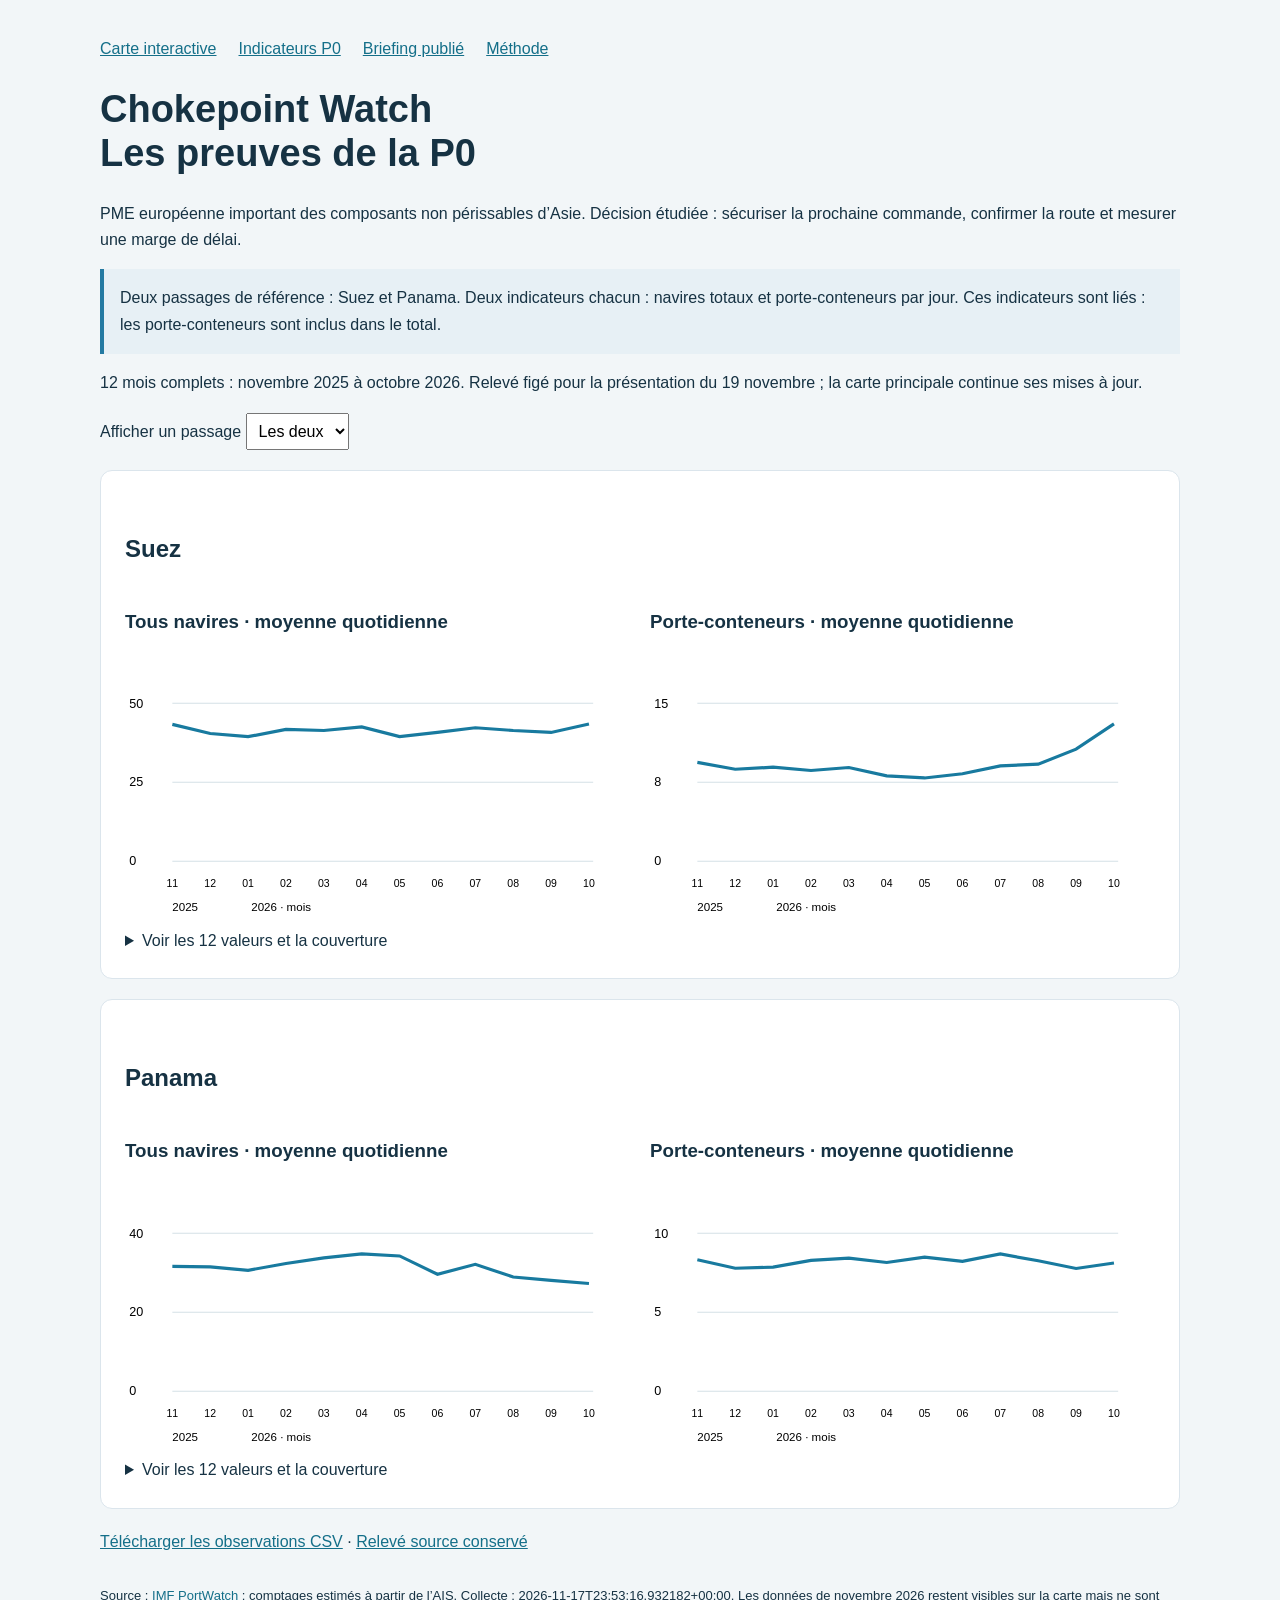
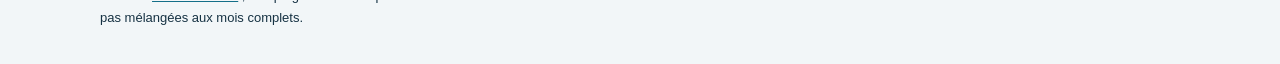
<file: p0/index.html>
<!doctype html><html lang="fr"><meta charset="utf-8"><meta name="viewport" content="width=device-width,initial-scale=1"><title>P0 · Chokepoint Watch</title><style>body{font:16px/1.65 Arial,sans-serif;color:#163243;background:#f2f6f8;margin:0}main{max-width:1080px;margin:auto;padding:36px}h1{font-size:38px;line-height:1.15}h2{font-size:24px;margin-top:34px}a{color:#146f89}nav{display:flex;gap:22px;flex-wrap:wrap}.note{background:#e7f0f5;padding:16px;border-left:4px solid #247aa2}article{background:white;padding:24px;margin:20px 0;border:1px solid #dbe5ec;border-radius:12px}table{border-collapse:collapse;width:100%;font-size:14px}td,th{padding:8px;text-align:left;border-bottom:1px solid #dbe5ec}.charts{display:grid;grid-template-columns:1fr 1fr;gap:20px}svg{width:100%;height:auto}button,select{font:inherit;padding:8px}small{color:#567080}footer{margin-top:30px;font-size:13px}@media(max-width:700px){main{padding:18px}.charts{grid-template-columns:1fr}}@media print{body{background:white;font-size:10pt}main{padding:0;max-width:none}nav,button{display:none}h1{font-size:22pt}h2{font-size:14pt;margin-top:16px}article{padding:10px;margin:10px 0;border:0}.note{padding:8px}footer{font-size:8pt}}</style><main><nav><a href="../">Carte interactive</a><a href="index.html">Indicateurs P0</a><a href="briefing.html">Briefing publié</a><a href="methode.html">Méthode</a></nav><h1>Chokepoint Watch<br>Les preuves de la P0</h1><p>PME européenne important des composants non périssables d’Asie. Décision étudiée : sécuriser la prochaine commande, confirmer la route et mesurer une marge de délai.</p><p class="note">Deux passages de référence : Suez et Panama. Deux indicateurs chacun : navires totaux et porte-conteneurs par jour. Ces indicateurs sont liés : les porte-conteneurs sont inclus dans le total.</p><p>12 mois complets : novembre 2025 à octobre 2026. Relevé figé pour la présentation du 19 novembre ; la carte principale continue ses mises à jour.</p><label>Afficher un passage <select id="passage"><option value="all">Les deux</option><option value="suez">Suez</option><option value="panama">Panama</option></select></label><article data-passage="suez"><h2>Suez</h2><div class="charts"><div><h3>Tous navires · moyenne quotidienne</h3><svg viewBox="0 0 480 250" role="img" aria-label="Tous navires · moyenne quotidienne de novembre 2025 à octobre 2026"><line x1="45" y1="195" x2="445" y2="195" stroke="#d4e0e6"/><text x="4" y="199" font-size="12">0</text><line x1="45" y1="120" x2="445" y2="120" stroke="#d4e0e6"/><text x="4" y="124" font-size="12">25</text><line x1="45" y1="45" x2="445" y2="45" stroke="#d4e0e6"/><text x="4" y="49" font-size="12">50</text><polyline fill="none" stroke="#187a9f" stroke-width="3" points="45,64.96 81,73.65 117,76.68 153,69.74 189,70.82 225,67.39 261,76.58 297,72.64 333,68.18 369,70.82 405,72.64 441,64.57"/><text x="45" y="220" text-anchor="middle" font-size="10">11</text><text x="81" y="220" text-anchor="middle" font-size="10">12</text><text x="117" y="220" text-anchor="middle" font-size="10">01</text><text x="153" y="220" text-anchor="middle" font-size="10">02</text><text x="189" y="220" text-anchor="middle" font-size="10">03</text><text x="225" y="220" text-anchor="middle" font-size="10">04</text><text x="261" y="220" text-anchor="middle" font-size="10">05</text><text x="297" y="220" text-anchor="middle" font-size="10">06</text><text x="333" y="220" text-anchor="middle" font-size="10">07</text><text x="369" y="220" text-anchor="middle" font-size="10">08</text><text x="405" y="220" text-anchor="middle" font-size="10">09</text><text x="441" y="220" text-anchor="middle" font-size="10">10</text><text x="45" y="242" font-size="11">2025</text><text x="120" y="242" font-size="11">2026 · mois</text></svg></div><div><h3>Porte-conteneurs · moyenne quotidienne</h3><svg viewBox="0 0 480 250" role="img" aria-label="Porte-conteneurs · moyenne quotidienne de novembre 2025 à octobre 2026"><line x1="45" y1="195" x2="445" y2="195" stroke="#d4e0e6"/><text x="4" y="199" font-size="12">0</text><line x1="45" y1="120" x2="445" y2="120" stroke="#d4e0e6"/><text x="4" y="124" font-size="12">8</text><line x1="45" y1="45" x2="445" y2="45" stroke="#d4e0e6"/><text x="4" y="49" font-size="12">15</text><polyline fill="none" stroke="#187a9f" stroke-width="3" points="45,101.08 81,107.62 117,105.70 153,108.85 189,106.02 225,113.93 261,115.91 297,111.96 333,104.43 369,102.83 405,88.56 441,64.57"/><text x="45" y="220" text-anchor="middle" font-size="10">11</text><text x="81" y="220" text-anchor="middle" font-size="10">12</text><text x="117" y="220" text-anchor="middle" font-size="10">01</text><text x="153" y="220" text-anchor="middle" font-size="10">02</text><text x="189" y="220" text-anchor="middle" font-size="10">03</text><text x="225" y="220" text-anchor="middle" font-size="10">04</text><text x="261" y="220" text-anchor="middle" font-size="10">05</text><text x="297" y="220" text-anchor="middle" font-size="10">06</text><text x="333" y="220" text-anchor="middle" font-size="10">07</text><text x="369" y="220" text-anchor="middle" font-size="10">08</text><text x="405" y="220" text-anchor="middle" font-size="10">09</text><text x="441" y="220" text-anchor="middle" font-size="10">10</text><text x="45" y="242" font-size="11">2025</text><text x="120" y="242" font-size="11">2026 · mois</text></svg></div></div><details><summary>Voir les 12 valeurs et la couverture</summary><table><tr><th>Mois</th><th>Jours observés</th><th>Navires/j</th><th>Porte-conteneurs/j</th></tr><tr><td>2025-11</td><td>30</td><td>42.93</td><td>9.50</td></tr><tr><td>2025-12</td><td>31</td><td>40.06</td><td>8.84</td></tr><tr><td>2026-01</td><td>31</td><td>39.06</td><td>9.03</td></tr><tr><td>2026-02</td><td>28</td><td>41.36</td><td>8.71</td></tr><tr><td>2026-03</td><td>31</td><td>41.00</td><td>9.00</td></tr><tr><td>2026-04</td><td>30</td><td>42.13</td><td>8.20</td></tr><tr><td>2026-05</td><td>31</td><td>39.10</td><td>8.00</td></tr><tr><td>2026-06</td><td>30</td><td>40.40</td><td>8.40</td></tr><tr><td>2026-07</td><td>31</td><td>41.87</td><td>9.16</td></tr><tr><td>2026-08</td><td>31</td><td>41.00</td><td>9.32</td></tr><tr><td>2026-09</td><td>30</td><td>40.40</td><td>10.77</td></tr><tr><td>2026-10</td><td>31</td><td>43.06</td><td>13.19</td></tr></table></details></article><article data-passage="panama"><h2>Panama</h2><div class="charts"><div><h3>Tous navires · moyenne quotidienne</h3><svg viewBox="0 0 480 250" role="img" aria-label="Tous navires · moyenne quotidienne de novembre 2025 à octobre 2026"><line x1="45" y1="195" x2="445" y2="195" stroke="#d4e0e6"/><text x="4" y="199" font-size="12">0</text><line x1="45" y1="120" x2="445" y2="120" stroke="#d4e0e6"/><text x="4" y="124" font-size="12">20</text><line x1="45" y1="45" x2="445" y2="45" stroke="#d4e0e6"/><text x="4" y="49" font-size="12">40</text><polyline fill="none" stroke="#187a9f" stroke-width="3" points="45,76.42 81,76.87 117,80.13 153,73.70 189,68.29 225,64.57 261,66.48 297,83.91 333,74.45 369,86.53 405,89.65 441,92.69"/><text x="45" y="220" text-anchor="middle" font-size="10">11</text><text x="81" y="220" text-anchor="middle" font-size="10">12</text><text x="117" y="220" text-anchor="middle" font-size="10">01</text><text x="153" y="220" text-anchor="middle" font-size="10">02</text><text x="189" y="220" text-anchor="middle" font-size="10">03</text><text x="225" y="220" text-anchor="middle" font-size="10">04</text><text x="261" y="220" text-anchor="middle" font-size="10">05</text><text x="297" y="220" text-anchor="middle" font-size="10">06</text><text x="333" y="220" text-anchor="middle" font-size="10">07</text><text x="369" y="220" text-anchor="middle" font-size="10">08</text><text x="405" y="220" text-anchor="middle" font-size="10">09</text><text x="441" y="220" text-anchor="middle" font-size="10">10</text><text x="45" y="242" font-size="11">2025</text><text x="120" y="242" font-size="11">2026 · mois</text></svg></div><div><h3>Porte-conteneurs · moyenne quotidienne</h3><svg viewBox="0 0 480 250" role="img" aria-label="Porte-conteneurs · moyenne quotidienne de novembre 2025 à octobre 2026"><line x1="45" y1="195" x2="445" y2="195" stroke="#d4e0e6"/><text x="4" y="199" font-size="12">0</text><line x1="45" y1="120" x2="445" y2="120" stroke="#d4e0e6"/><text x="4" y="124" font-size="12">5</text><line x1="45" y1="45" x2="445" y2="45" stroke="#d4e0e6"/><text x="4" y="49" font-size="12">10</text><polyline fill="none" stroke="#187a9f" stroke-width="3" points="45,70.10 81,78.16 117,77.16 153,70.66 189,68.59 225,72.71 261,67.59 297,71.67 333,64.57 369,71.11 405,78.43 441,73.13"/><text x="45" y="220" text-anchor="middle" font-size="10">11</text><text x="81" y="220" text-anchor="middle" font-size="10">12</text><text x="117" y="220" text-anchor="middle" font-size="10">01</text><text x="153" y="220" text-anchor="middle" font-size="10">02</text><text x="189" y="220" text-anchor="middle" font-size="10">03</text><text x="225" y="220" text-anchor="middle" font-size="10">04</text><text x="261" y="220" text-anchor="middle" font-size="10">05</text><text x="297" y="220" text-anchor="middle" font-size="10">06</text><text x="333" y="220" text-anchor="middle" font-size="10">07</text><text x="369" y="220" text-anchor="middle" font-size="10">08</text><text x="405" y="220" text-anchor="middle" font-size="10">09</text><text x="441" y="220" text-anchor="middle" font-size="10">10</text><text x="45" y="242" font-size="11">2025</text><text x="120" y="242" font-size="11">2026 · mois</text></svg></div></div><details><summary>Voir les 12 valeurs et la couverture</summary><table><tr><th>Mois</th><th>Jours observés</th><th>Navires/j</th><th>Porte-conteneurs/j</th></tr><tr><td>2025-11</td><td>30</td><td>31.67</td><td>8.00</td></tr><tr><td>2025-12</td><td>31</td><td>31.55</td><td>7.48</td></tr><tr><td>2026-01</td><td>31</td><td>30.68</td><td>7.55</td></tr><tr><td>2026-02</td><td>28</td><td>32.39</td><td>7.96</td></tr><tr><td>2026-03</td><td>31</td><td>33.84</td><td>8.10</td></tr><tr><td>2026-04</td><td>30</td><td>34.83</td><td>7.83</td></tr><tr><td>2026-05</td><td>31</td><td>34.32</td><td>8.16</td></tr><tr><td>2026-06</td><td>30</td><td>29.67</td><td>7.90</td></tr><tr><td>2026-07</td><td>31</td><td>32.19</td><td>8.35</td></tr><tr><td>2026-08</td><td>31</td><td>28.97</td><td>7.94</td></tr><tr><td>2026-09</td><td>30</td><td>28.13</td><td>7.47</td></tr><tr><td>2026-10</td><td>31</td><td>27.32</td><td>7.81</td></tr></table></details></article><p><a href="observations.csv" download>Télécharger les observations CSV</a> · <a href="snapshot.json">Relevé source conservé</a></p><footer>Source : <a href="https://portwatch.imf.org/pages/data-and-methodology">IMF PortWatch</a> ; comptages estimés à partir de l’AIS. Collecte : 2026-11-17T23:53:16.932182+00:00. Les données de novembre 2026 restent visibles sur la carte mais ne sont pas mélangées aux mois complets.</footer><script>document.querySelector("select").onchange=e=>document.querySelectorAll("article").forEach(x=>x.hidden=e.target.value!=="all"&&x.dataset.passage!==e.target.value)</script></main></html>
</file>
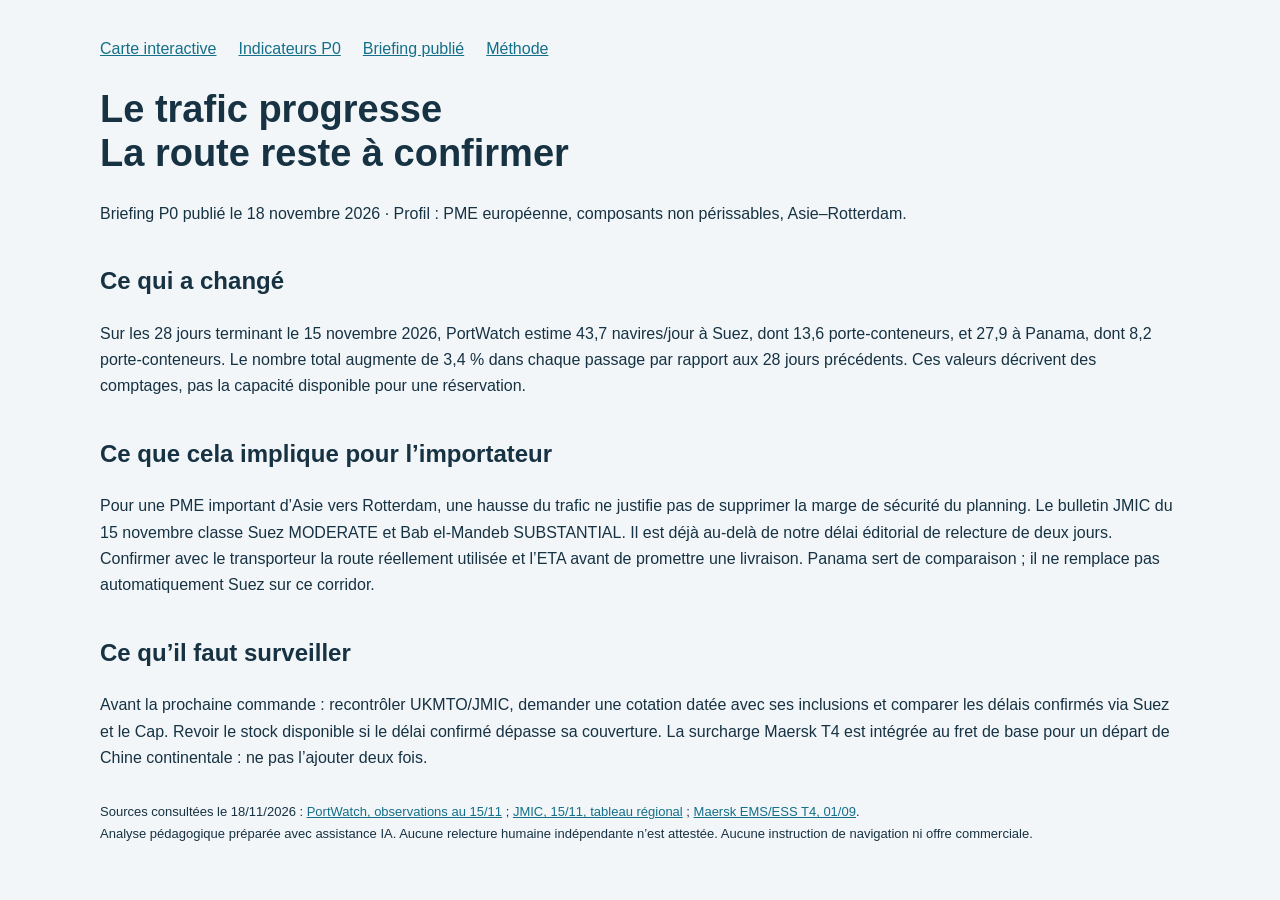
<file: p0/briefing.html>
<!doctype html><html lang="fr"><meta charset="utf-8"><meta name="viewport" content="width=device-width,initial-scale=1"><title>Briefing du 18 novembre 2026</title><style>body{font:16px/1.65 Arial,sans-serif;color:#163243;background:#f2f6f8;margin:0}main{max-width:1080px;margin:auto;padding:36px}h1{font-size:38px;line-height:1.15}h2{font-size:24px;margin-top:34px}a{color:#146f89}nav{display:flex;gap:22px;flex-wrap:wrap}.note{background:#e7f0f5;padding:16px;border-left:4px solid #247aa2}article{background:white;padding:24px;margin:20px 0;border:1px solid #dbe5ec;border-radius:12px}table{border-collapse:collapse;width:100%;font-size:14px}td,th{padding:8px;text-align:left;border-bottom:1px solid #dbe5ec}.charts{display:grid;grid-template-columns:1fr 1fr;gap:20px}svg{width:100%;height:auto}button,select{font:inherit;padding:8px}small{color:#567080}footer{margin-top:30px;font-size:13px}@media(max-width:700px){main{padding:18px}.charts{grid-template-columns:1fr}}@media print{body{background:white;font-size:10pt}main{padding:0;max-width:none}nav,button{display:none}h1{font-size:22pt}h2{font-size:14pt;margin-top:16px}article{padding:10px;margin:10px 0;border:0}.note{padding:8px}footer{font-size:8pt}}</style><main><nav><a href="../">Carte interactive</a><a href="index.html">Indicateurs P0</a><a href="briefing.html">Briefing publié</a><a href="methode.html">Méthode</a></nav><h1>Le trafic progresse<br>La route reste à confirmer</h1><p>Briefing P0 publié le 18 novembre 2026 · Profil : PME européenne, composants non périssables, Asie–Rotterdam.</p><h2>Ce qui a changé</h2><p>Sur les 28 jours terminant le 15 novembre 2026, PortWatch estime 43,7 navires/jour à Suez, dont 13,6 porte-conteneurs, et 27,9 à Panama, dont 8,2 porte-conteneurs. Le nombre total augmente de 3,4 % dans chaque passage par rapport aux 28 jours précédents. Ces valeurs décrivent des comptages, pas la capacité disponible pour une réservation.</p><h2>Ce que cela implique pour l’importateur</h2><p>Pour une PME important d’Asie vers Rotterdam, une hausse du trafic ne justifie pas de supprimer la marge de sécurité du planning. Le bulletin JMIC du 15 novembre classe Suez MODERATE et Bab el-Mandeb SUBSTANTIAL. Il est déjà au-delà de notre délai éditorial de relecture de deux jours. Confirmer avec le transporteur la route réellement utilisée et l’ETA avant de promettre une livraison. Panama sert de comparaison ; il ne remplace pas automatiquement Suez sur ce corridor.</p><h2>Ce qu’il faut surveiller</h2><p>Avant la prochaine commande : recontrôler UKMTO/JMIC, demander une cotation datée avec ses inclusions et comparer les délais confirmés via Suez et le Cap. Revoir le stock disponible si le délai confirmé dépasse sa couverture. La surcharge Maersk T4 est intégrée au fret de base pour un départ de Chine continentale : ne pas l’ajouter deux fois.</p><footer>Sources consultées le 18/11/2026 : <a href="snapshot.json">PortWatch, observations au 15/11</a> ; <a href="https://www.ukmto.org/-/media/ukmto/products/update-114_jmic_advisory_15-nov.pdf?rev=be65cfbd755a41c4816feba6cef4401c">JMIC, 15/11, tableau régional</a> ; <a href="https://www.maersk.com/news/articles/2026/09/01/emissions-surcharge-ems-ess">Maersk EMS/ESS T4, 01/09</a>.<br>Analyse pédagogique préparée avec assistance IA. Aucune relecture humaine indépendante n’est attestée. Aucune instruction de navigation ni offre commerciale.</footer></main></html>
</file>
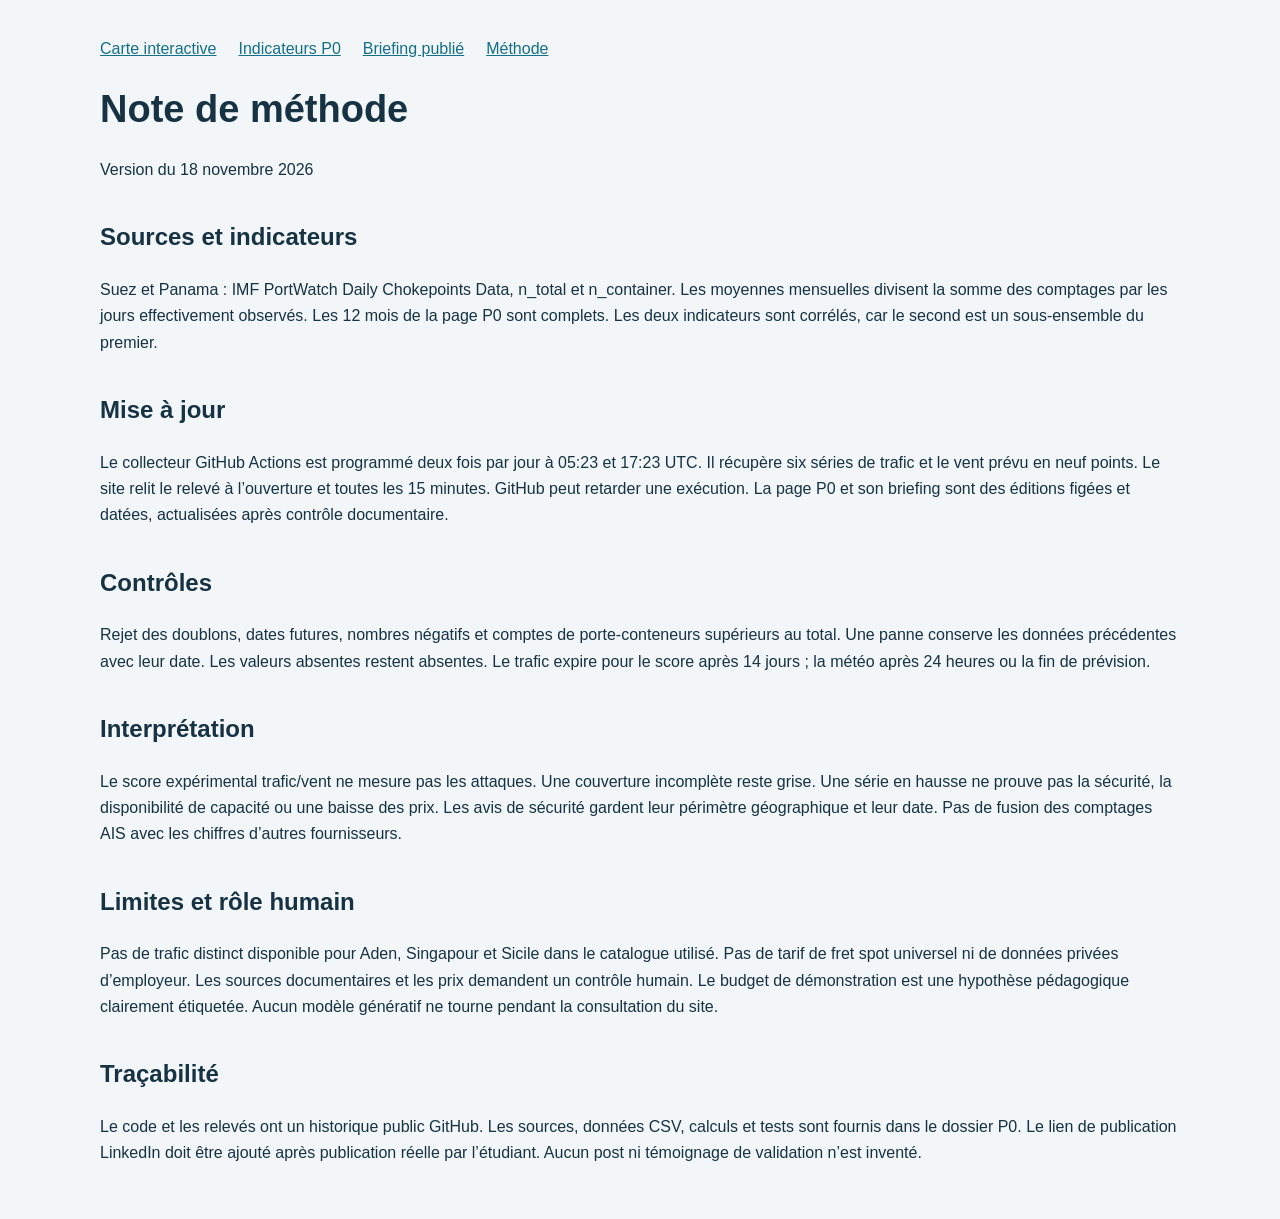
<file: p0/methode.html>
<!doctype html><html lang="fr"><meta charset="utf-8"><meta name="viewport" content="width=device-width,initial-scale=1"><title>Note de méthode P0</title><style>body{font:16px/1.65 Arial,sans-serif;color:#163243;background:#f2f6f8;margin:0}main{max-width:1080px;margin:auto;padding:36px}h1{font-size:38px;line-height:1.15}h2{font-size:24px;margin-top:34px}a{color:#146f89}nav{display:flex;gap:22px;flex-wrap:wrap}.note{background:#e7f0f5;padding:16px;border-left:4px solid #247aa2}article{background:white;padding:24px;margin:20px 0;border:1px solid #dbe5ec;border-radius:12px}table{border-collapse:collapse;width:100%;font-size:14px}td,th{padding:8px;text-align:left;border-bottom:1px solid #dbe5ec}.charts{display:grid;grid-template-columns:1fr 1fr;gap:20px}svg{width:100%;height:auto}button,select{font:inherit;padding:8px}small{color:#567080}footer{margin-top:30px;font-size:13px}@media(max-width:700px){main{padding:18px}.charts{grid-template-columns:1fr}}@media print{body{background:white;font-size:10pt}main{padding:0;max-width:none}nav,button{display:none}h1{font-size:22pt}h2{font-size:14pt;margin-top:16px}article{padding:10px;margin:10px 0;border:0}.note{padding:8px}footer{font-size:8pt}}</style><main><nav><a href="../">Carte interactive</a><a href="index.html">Indicateurs P0</a><a href="briefing.html">Briefing publié</a><a href="methode.html">Méthode</a></nav><h1>Note de méthode</h1><p>Version du 18 novembre 2026</p><h2>Sources et indicateurs</h2><p>Suez et Panama : IMF PortWatch Daily Chokepoints Data, n_total et n_container. Les moyennes mensuelles divisent la somme des comptages par les jours effectivement observés. Les 12 mois de la page P0 sont complets. Les deux indicateurs sont corrélés, car le second est un sous-ensemble du premier.</p><h2>Mise à jour</h2><p>Le collecteur GitHub Actions est programmé deux fois par jour à 05:23 et 17:23 UTC. Il récupère six séries de trafic et le vent prévu en neuf points. Le site relit le relevé à l’ouverture et toutes les 15 minutes. GitHub peut retarder une exécution. La page P0 et son briefing sont des éditions figées et datées, actualisées après contrôle documentaire.</p><h2>Contrôles</h2><p>Rejet des doublons, dates futures, nombres négatifs et comptes de porte-conteneurs supérieurs au total. Une panne conserve les données précédentes avec leur date. Les valeurs absentes restent absentes. Le trafic expire pour le score après 14 jours ; la météo après 24 heures ou la fin de prévision.</p><h2>Interprétation</h2><p>Le score expérimental trafic/vent ne mesure pas les attaques. Une couverture incomplète reste grise. Une série en hausse ne prouve pas la sécurité, la disponibilité de capacité ou une baisse des prix. Les avis de sécurité gardent leur périmètre géographique et leur date. Pas de fusion des comptages AIS avec les chiffres d’autres fournisseurs.</p><h2>Limites et rôle humain</h2><p>Pas de trafic distinct disponible pour Aden, Singapour et Sicile dans le catalogue utilisé. Pas de tarif de fret spot universel ni de données privées d’employeur. Les sources documentaires et les prix demandent un contrôle humain. Le budget de démonstration est une hypothèse pédagogique clairement étiquetée. Aucun modèle génératif ne tourne pendant la consultation du site.</p><h2>Traçabilité</h2><p>Le code et les relevés ont un historique public GitHub. Les sources, données CSV, calculs et tests sont fournis dans le dossier P0. Le lien de publication LinkedIn doit être ajouté après publication réelle par l’étudiant. Aucun post ni témoignage de validation n’est inventé.</p></main></html>
</file>
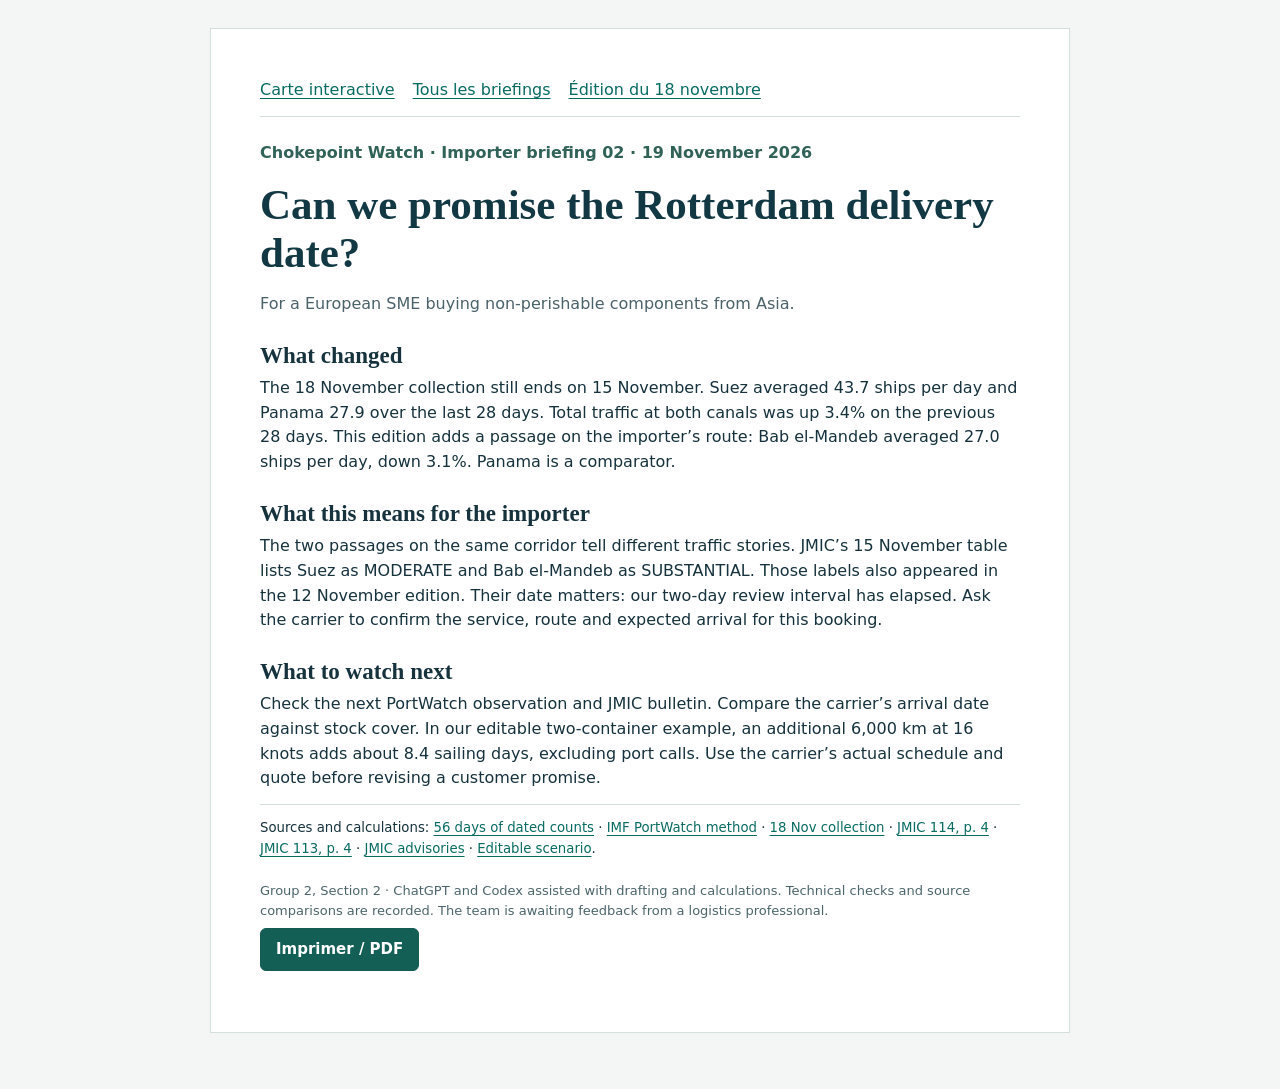
<file: p1/briefing.html>
<!doctype html><html lang="en"><meta charset="utf-8"><meta name="viewport" content="width=device-width,initial-scale=1"><title>Chokepoint Watch | Importer briefing, 19 November 2026</title><link rel="stylesheet" href="edition.css"><main>
<nav aria-label="Navigation"><a href="../#observatoire">Carte interactive</a><a href="../#briefing">Tous les briefings</a><a href="../p0/briefing.html">Édition du 18 novembre</a></nav>
<p class="edition">Chokepoint Watch · Importer briefing 02 · 19 November 2026</p>
<h1>Can we promise the Rotterdam delivery date?</h1><p class="meta">For a European SME buying non-perishable components from Asia.</p>
<section><h2>What changed</h2><p>The 18 November collection still ends on 15 November. Suez averaged 43.7 ships per day and Panama 27.9 over the last 28 days. Total traffic at both canals was up 3.4% on the previous 28 days. This edition adds a passage on the importer’s route: Bab el-Mandeb averaged 27.0 ships per day, down 3.1%. Panama is a comparator.</p></section>
<section><h2>What this means for the importer</h2><p>The two passages on the same corridor tell different traffic stories. JMIC’s 15 November table lists Suez as MODERATE and Bab el-Mandeb as SUBSTANTIAL. Those labels also appeared in the 12 November edition. Their date matters: our two-day review interval has elapsed. Ask the carrier to confirm the service, route and expected arrival for this booking.</p></section>
<section><h2>What to watch next</h2><p>Check the next PortWatch observation and JMIC bulletin. Compare the carrier’s arrival date against stock cover. In our editable two-container example, an additional 6,000 km at 16 knots adds about 8.4 sailing days, excluding port calls. Use the carrier’s actual schedule and quote before revising a customer promise.</p></section>
<p class="source">Sources and calculations: <a href="observations-56d.csv">56 days of dated counts</a> · <a href="https://portwatch.imf.org/pages/data-and-methodology">IMF PortWatch method</a> · <a href="https://github.com/bnikbds/chokepoint-watch/blob/fa57d6ccd78fdcd0eaa38f3a9afef79af24572f6/data/monitor.json">18 Nov collection</a> · <a href="https://www.ukmto.org/-/media/ukmto/products/update-114_jmic_advisory_15-nov.pdf?rev=be65cfbd755a41c4816feba6cef4401c#page=4">JMIC 114, p. 4</a> · <a href="https://www.ukmto.org/-/media/ukmto/products/jmic_advisory_update_113_12-nov.pdf?rev=7fe7908661f24d2ebb037b750628f240#page=4">JMIC 113, p. 4</a> · <a href="https://www.ukmto.org/partner-products/jmic-products/jmic-advisories">JMIC advisories</a> · <a href="../?exemple=cap#scenario">Editable scenario</a>.</p>
<footer>Group 2, Section 2 · ChatGPT and Codex assisted with drafting and calculations. Technical checks and source comparisons are recorded. The team is awaiting feedback from a logistics professional.</footer><p class="actions"><button type="button" onclick="window.print()">Imprimer / PDF</button></p></main></html>
</file>
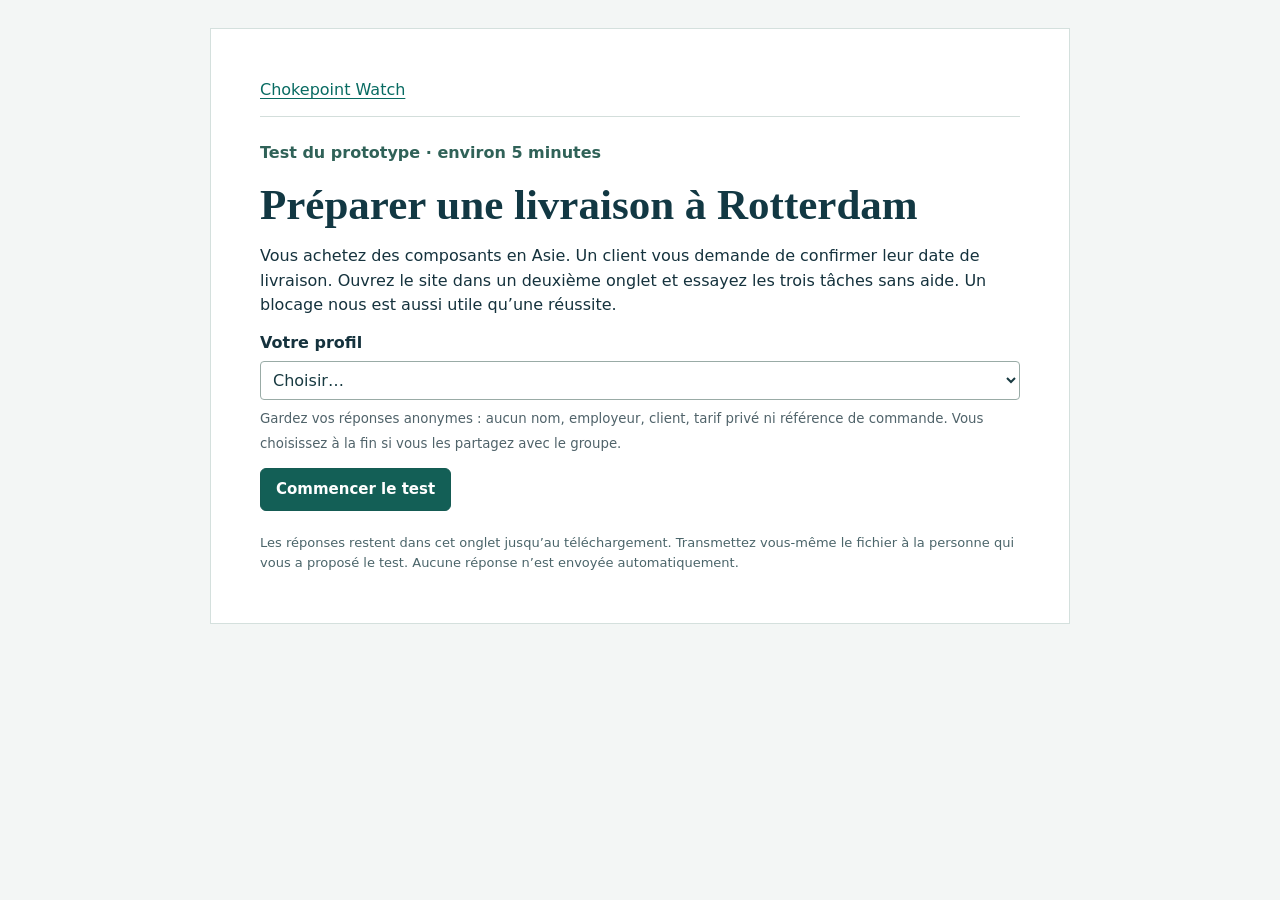
<file: p1/test.html>
<!doctype html><html lang="fr"><meta charset="utf-8"><meta name="viewport" content="width=device-width,initial-scale=1"><title>Tester Chokepoint Watch</title><link rel="stylesheet" href="edition.css"><main>
<nav><a href="../#observatoire">Chokepoint Watch</a></nav><p class="edition">Test du prototype · environ 5 minutes</p><h1>Préparer une livraison à Rotterdam</h1>
<p>Vous achetez des composants en Asie. Un client vous demande de confirmer leur date de livraison. Ouvrez le site dans un deuxième onglet et essayez les trois tâches sans aide. Un blocage nous est aussi utile qu’une réussite.</p>
<form id="test"><label for="role">Votre profil</label><select id="role" required><option value="">Choisir…</option><option>Achats / approvisionnement</option><option>Transport / logistique</option><option>Étudiant hors équipe</option><option>Autre utilisateur hors équipe</option><option>Membre de l’équipe (test interne)</option></select>
<p><small>Gardez vos réponses anonymes : aucun nom, employeur, client, tarif privé ni référence de commande. Vous choisissez à la fin si vous les partagez avec le groupe.</small></p>
<button type="button" id="start">Commencer le test</button>
<div id="questions" hidden><p><a href="../#observatoire" target="_blank" rel="noopener">Ouvrir le site dans un nouvel onglet ↗</a></p><div id="tasks"></div>
<label for="comment">Qu’amélioreriez-vous en premier ? (facultatif)</label><textarea id="comment" maxlength="650"></textarea>
<label><input type="checkbox" id="consent" required> J’accepte que le groupe utilise mes réponses anonymes dans le projet si je lui transmets le fichier.</label><p class="actions"><button type="submit">Télécharger mes réponses</button></p></div></form>
<p id="done" class="success" aria-live="polite"></p><footer>Les réponses restent dans cet onglet jusqu’au téléchargement. Transmettez vous-même le fichier à la personne qui vous a proposé le test. Aucune réponse n’est envoyée automatiquement.</footer>
<script src="test.js"></script></main></html>
</file>
<file: p1/edition.css>
*{box-sizing:border-box}html{color-scheme:light}body{margin:0;background:#f3f6f5;color:#15323d;font:16px/1.55 system-ui,Arial,sans-serif}main{max-width:860px;margin:28px auto 56px;background:#fff;border:1px solid #d4e0dd;padding:clamp(20px,5vw,49px)}nav{display:flex;gap:18px;flex-wrap:wrap;border-bottom:1px solid #d3dedb;margin-bottom:24px;padding-bottom:13px}a{color:#086b62;text-underline-offset:3px}h1{font:600 clamp(31px,5vw,43px)/1.12 Georgia,serif;margin:.35em 0;color:#123843}h2{font:600 23px/1.2 Georgia,serif;margin:1.1em 0 .25em}p{margin:.38em 0 .8em}.edition{color:#306258;font-weight:650}.source{border-top:1px solid #d1dedb;padding-top:13px;font-size:.83rem}.note{padding:12px 16px;border-left:3px solid #208770;background:#eff6f2}.meta{color:#4a6269}.actions{display:flex;gap:12px;align-items:center;flex-wrap:wrap}button,.button{cursor:pointer;display:inline-block;border:1px solid #155b53;border-radius:6px;background:#135f56;color:white;font:600 15px/1.4 system-ui;padding:10px 15px;text-decoration:none}fieldset{border:0;border-top:1px solid #c9d8d3;margin:22px 0 0;padding:16px 0}legend{padding-right:10px;font-weight:700}label{display:block;font-weight:550;margin:12px 0 5px}input,select,textarea{font:inherit}select,textarea{width:100%;padding:8px;border:1px solid #99aba6;border-radius:4px;color:#183a41;background:white}textarea{min-height:65px}input[type=checkbox]{width:18px;height:18px;vertical-align:middle}small{color:#50636a}.success{font-weight:650;color:#145d53}footer{font-size:13px;margin-top:22px;color:#4b656a}@media print{@page{size:A4;margin:14mm}body,main{margin:0;padding:0;background:#fff;border:0;max-width:none}body{font-size:10.5pt;line-height:1.4}nav,.actions,.screen{display:none}h1{font-size:24pt}h2{font-size:14pt}a{color:#165951}.source,footer{font-size:8pt}p,section{break-inside:avoid}}
</file>
